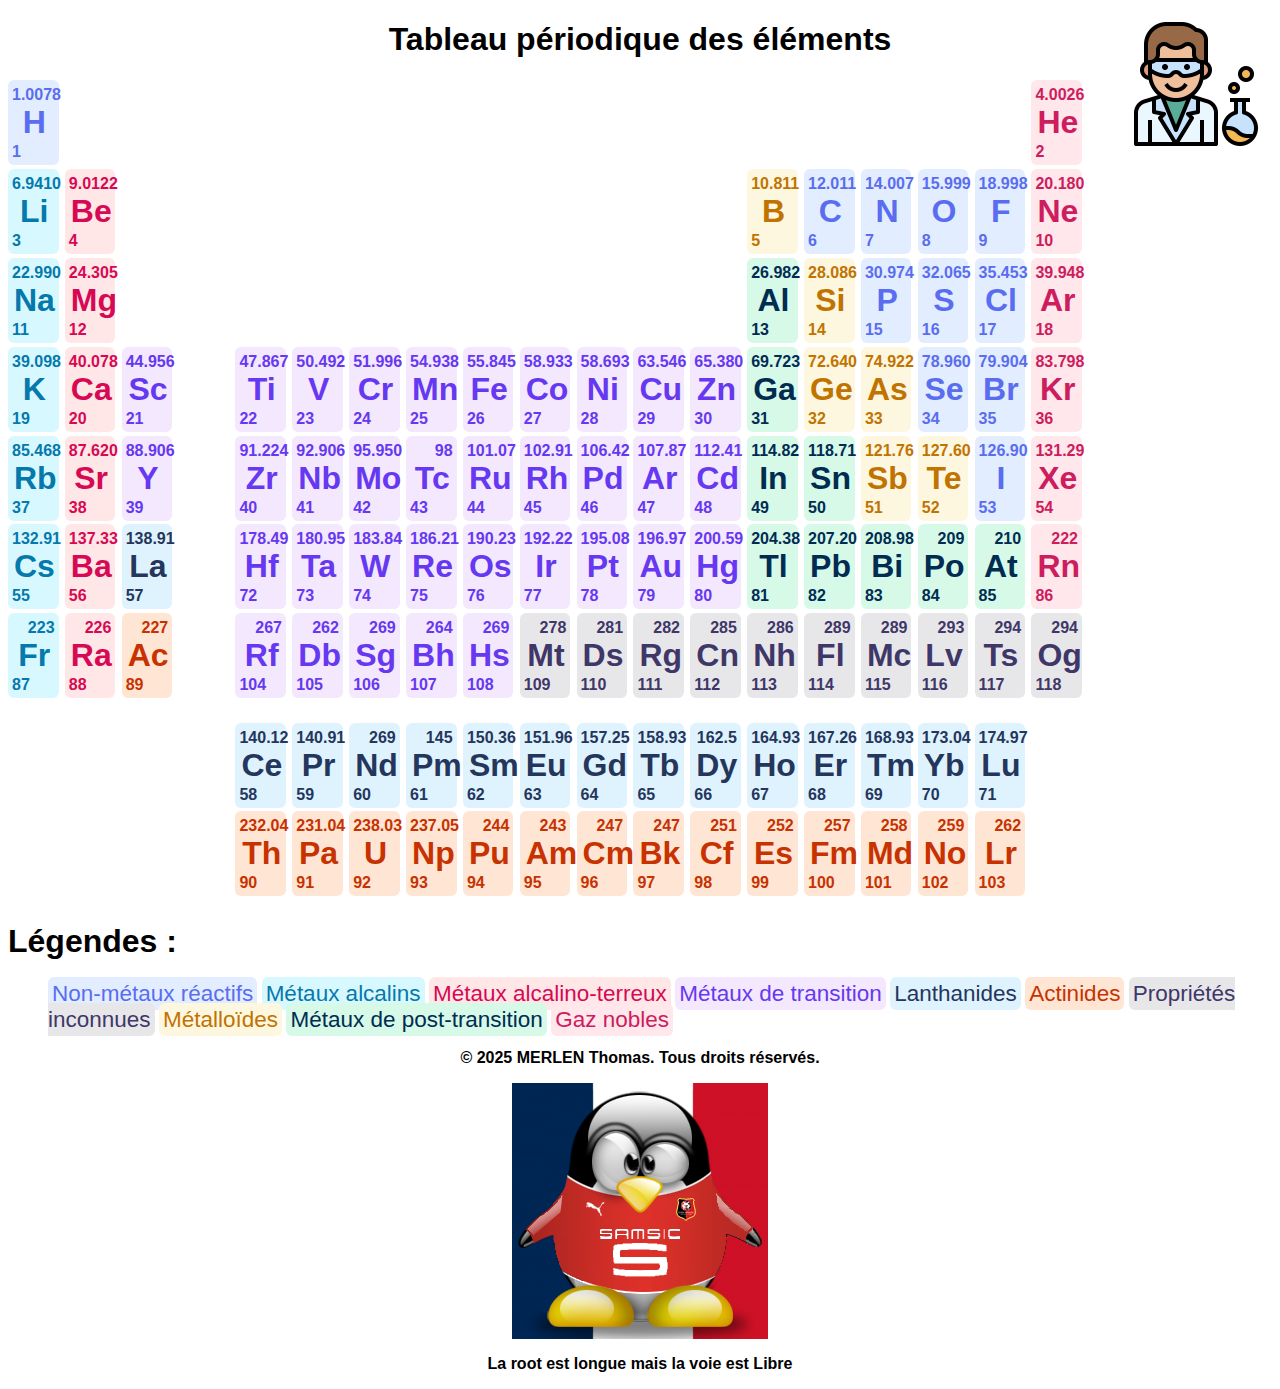
<file: index.html>
<!doctype html>
<html lang="fr">
<head>
    <meta charset="utf-8">
    <title>Tableau Périodique | Thomas MERLEN</title>
    <link rel="stylesheet" href="periodique.css">
    <meta name="viewport" content="width=device-width, initial-scale=1.0">
</head>
<body>

    <h1 class="titre">Tableau périodique des éléments</h1>

    <img src="science.png" alt="Scientifique" class="science">

    <div class="tableau">
        
        <div class="nonMetauxReactif" style="grid-column: 1; grid-row: 1;">
            <div class="masse">1.0078</div>
            <div class="symbole">H</div>
            <div class="numero">1</div>
        </div>

        <div class="metauxAlcalins" style="grid-column: 1; grid-row: 2;">
            <div class="masse">6.9410</div>
            <div class="symbole">Li</div>
            <div class="numero">3</div>
        </div>

        <div class="metauxAlcalins" style="grid-column: 1; grid-row: 3;">
            <div class="masse">22.990</div>
            <div class="symbole">Na</div>
            <div class="numero">11</div>
        </div>

        <div class="metauxAlcalins" style="grid-column: 1; grid-row: 4;">
            <div class="masse">39.098</div>
            <div class="symbole">K</div>
            <div class="numero">19</div>
        </div>

        <div class="metauxAlcalins" style="grid-column: 1; grid-row: 5;">
            <div class="masse">85.468</div>
            <div class="symbole">Rb</div>
            <div class="numero">37</div>
        </div>

        <div class="metauxAlcalins" style="grid-column: 1; grid-row: 6;">
            <div class="masse">132.91</div>
            <div class="symbole">Cs</div>
            <div class="numero">55</div>
        </div>

        <div class="metauxAlcalins" style="grid-column: 1; grid-row: 7;">
            <div class="masse">223</div>
            <div class="symbole">Fr</div>
            <div class="numero">87</div>
        </div>

        <div class="metauxAlcalinoTerreux" style="grid-column: 2; grid-row: 2;">
            <div class="masse">9.0122</div>
            <div class="symbole">Be</div>
            <div class="numero">4</div>
        </div>

        <div class="metauxAlcalinoTerreux" style="grid-column: 2; grid-row: 3;">
            <div class="masse">24.305</div>
            <div class="symbole">Mg</div>
            <div class="numero">12</div>
        </div>  

        <div class="metauxAlcalinoTerreux" style="grid-column: 2; grid-row: 4;">
            <div class="masse">40.078</div>
            <div class="symbole">Ca</div>
            <div class="numero">20</div>
        </div>  

        <div class="metauxAlcalinoTerreux" style="grid-column: 2; grid-row: 5;">
            <div class="masse">87.620</div>
            <div class="symbole">Sr</div>
            <div class="numero">38</div>
        </div>  

        <div class="metauxAlcalinoTerreux" style="grid-column: 2; grid-row: 6;">
            <div class="masse">137.33</div>
            <div class="symbole">Ba</div>
            <div class="numero">56</div>
        </div>  

        <div class="metauxAlcalinoTerreux" style="grid-column: 2; grid-row: 7;">
            <div class="masse">226</div>
            <div class="symbole">Ra</div>
            <div class="numero">88</div>
        </div>  

        <div class="metauxTransition" style="grid-column: 3; grid-row: 4;">
            <div class="masse">44.956</div>
            <div class="symbole">Sc</div>
            <div class="numero">21</div>
        </div>  

        <div class="metauxTransition" style="grid-column: 3; grid-row: 5;">
            <div class="masse">88.906</div>
            <div class="symbole">Y</div>
            <div class="numero">39</div>
        </div>  

        <div class="lanthanides" style="grid-column: 3; grid-row: 6;">
            <div class="masse">138.91</div>
            <div class="symbole">La</div>
            <div class="numero">57</div>
        </div> 
        
        <div class="actinides" style="grid-column: 3; grid-row: 7;">
            <div class="masse">227</div>
            <div class="symbole">Ac</div>
            <div class="numero">89</div>
        </div>    
        
        <div class="metauxTransition" style="grid-column: 5; grid-row: 4; ">
            <div class="masse">47.867</div>
            <div class="symbole">Ti</div>
            <div class="numero">22</div>
        </div>  

        <div class="metauxTransition" style="grid-column: 5; grid-row: 5; ">
            <div class="masse">91.224</div>
            <div class="symbole">Zr</div>
            <div class="numero">40</div>
        </div>  

        <div class="metauxTransition" style="grid-column: 5; grid-row: 6; ">
            <div class="masse">178.49</div>
            <div class="symbole">Hf</div>
            <div class="numero">72</div>
        </div>  

        <div class="metauxTransition" style="grid-column: 5; grid-row: 7; ">
            <div class="masse">267</div>
            <div class="symbole">Rf</div>
            <div class="numero">104</div>
        </div> 

        <div class="lanthanides" style="grid-column: 5; grid-row: 8; margin-top: 40%;">
            <div class="masse">140.12</div>
            <div class="symbole">Ce</div>
            <div class="numero">58</div>
        </div> 

        <div class="actinides" style="grid-column: 5; grid-row: 9;">
            <div class="masse">232.04</div>
            <div class="symbole">Th</div>
            <div class="numero">90</div>
        </div> 

        <div class="metauxTransition" style="grid-column: 6; grid-row: 4;">
            <div class="masse">50.492</div>
            <div class="symbole">V</div>
            <div class="numero">23</div>
        </div> 

        <div class="metauxTransition" style="grid-column: 6; grid-row: 5;">
            <div class="masse">92.906</div>
            <div class="symbole">Nb</div>
            <div class="numero">41</div>
        </div> 

        <div class="metauxTransition" style="grid-column: 6; grid-row: 6;">
            <div class="masse">180.95</div>
            <div class="symbole">Ta</div>
            <div class="numero">73</div>
        </div> 

        <div class="metauxTransition" style="grid-column: 6; grid-row: 7;">
            <div class="masse">262</div>
            <div class="symbole">Db</div>
            <div class="numero">105</div>
        </div> 

        <div class="lanthanides" style="grid-column: 6; grid-row: 8; margin-top: 40%;">
            <div class="masse">140.91</div>
            <div class="symbole">Pr</div>
            <div class="numero">59</div>
        </div> 

        <div class="actinides" style="grid-column: 6; grid-row: 9;">
            <div class="masse">231.04</div>
            <div class="symbole">Pa</div>
            <div class="numero">91</div>
        </div> 

        <div class="metauxTransition" style="grid-column: 7; grid-row: 4;">
            <div class="masse">51.996</div>
            <div class="symbole">Cr</div>
            <div class="numero">24</div>
        </div> 

        <div class="metauxTransition" style="grid-column: 7; grid-row: 5;">
            <div class="masse">95.950</div>
            <div class="symbole">Mo</div>
            <div class="numero">42</div>
        </div>         

        <div class="metauxTransition" style="grid-column: 7; grid-row: 6;">
            <div class="masse">183.84</div>
            <div class="symbole">W</div>
            <div class="numero">74</div>
        </div>   
        
        <div class="metauxTransition" style="grid-column: 7; grid-row: 7;">
            <div class="masse">269</div>
            <div class="symbole">Sg</div>
            <div class="numero">106</div>
        </div>    
        
        <div class="lanthanides" style="grid-column: 7; grid-row: 8; margin-top: 40%;">
            <div class="masse">269</div>
            <div class="symbole">Nd</div>
            <div class="numero">60</div>
        </div>    
        
        <div class="actinides" style="grid-column: 7; grid-row: 9;">
            <div class="masse">238.03</div>
            <div class="symbole">U</div>
            <div class="numero">92</div>
        </div> 
        
        <div class="metauxTransition" style="grid-column: 8; grid-row: 4;">
            <div class="masse">54.938</div>
            <div class="symbole">Mn</div>
            <div class="numero">25</div>
        </div>  

        <div class="metauxTransition" style="grid-column: 8; grid-row: 5;">
            <div class="masse">98</div>
            <div class="symbole">Tc</div>
            <div class="numero">43</div>
        </div>          
        
        <div class="metauxTransition" style="grid-column: 8; grid-row: 6;">
            <div class="masse">186.21</div>
            <div class="symbole">Re</div>
            <div class="numero">75</div>
        </div>   

        <div class="metauxTransition" style="grid-column: 8; grid-row: 7;">
            <div class="masse">264</div>
            <div class="symbole">Bh</div>
            <div class="numero">107</div>
        </div>   

        <div class="lanthanides" style="grid-column: 8; grid-row: 8; margin-top: 40%;">
            <div class="masse">145</div>
            <div class="symbole">Pm</div>
            <div class="numero">61</div>
        </div>    

        <div class="actinides" style="grid-column: 8; grid-row: 9;">
            <div class="masse">237.05</div>
            <div class="symbole">Np</div>
            <div class="numero">93</div>
        </div>   

        <div class="metauxTransition" style="grid-column: 9; grid-row: 4;">
            <div class="masse">55.845</div>
            <div class="symbole">Fe</div>
            <div class="numero">26</div>
        </div>  

        <div class="metauxTransition" style="grid-column: 9; grid-row: 5;">
            <div class="masse">101.07</div>
            <div class="symbole">Ru</div>
            <div class="numero">44</div>
        </div>  

        <div class="metauxTransition" style="grid-column: 9; grid-row: 6;">
            <div class="masse">190.23</div>
            <div class="symbole">Os</div>
            <div class="numero">76</div>
        </div>  

        <div class="metauxTransition" style="grid-column: 9; grid-row: 7;">
            <div class="masse">269</div>
            <div class="symbole">Hs</div>
            <div class="numero">108</div>
        </div>          

        <div class="lanthanides" style="grid-column: 9; grid-row: 8; margin-top: 40%;">
            <div class="masse">150.36</div>
            <div class="symbole">Sm</div>
            <div class="numero">62</div>
        </div>  
        
        <div class="actinides" style="grid-column: 9; grid-row: 9;">
            <div class="masse">244</div>
            <div class="symbole">Pu</div>
            <div class="numero">94</div>
        </div>   

        <div class="metauxTransition" style="grid-column: 10; grid-row: 4;">
            <div class="masse">58.933</div>
            <div class="symbole">Co</div>
            <div class="numero">27</div>
        </div>    

        <div class="metauxTransition" style="grid-column: 10; grid-row: 5;">
            <div class="masse">102.91</div>
            <div class="symbole">Rh</div>
            <div class="numero">45</div>
        </div>    

        <div class="metauxTransition" style="grid-column: 10; grid-row: 6;">
            <div class="masse">192.22</div>
            <div class="symbole">Ir</div>
            <div class="numero">77</div>
        </div>  

        <div class="proprietesInconnues" style="grid-column: 10; grid-row: 7;">
            <div class="masse">278</div>
            <div class="symbole">Mt</div>
            <div class="numero">109</div>
        </div>  

        <div class="lanthanides" style="grid-column: 10; grid-row: 8; margin-top: 40%;">
            <div class="masse">151.96</div>
            <div class="symbole">Eu</div>
            <div class="numero">63</div>
        </div>  

        <div class="actinides" style="grid-column: 10; grid-row: 9;">
            <div class="masse">243</div>
            <div class="symbole">Am</div>
            <div class="numero">95</div>
        </div>   

        <div class="metauxTransition" style="grid-column: 11; grid-row: 4;">
            <div class="masse">58.693</div>
            <div class="symbole">Ni</div>
            <div class="numero">28</div>
        </div>  

        <div class="metauxTransition" style="grid-column: 11; grid-row: 5;">
            <div class="masse">106.42</div>
            <div class="symbole">Pd</div>
            <div class="numero">46</div>
        </div>          

        <div class="metauxTransition" style="grid-column: 11; grid-row: 6;">
            <div class="masse">195.08</div>
            <div class="symbole">Pt</div>
            <div class="numero">78</div>
        </div>      

        <div class="proprietesInconnues" style="grid-column: 11; grid-row: 7;">
            <div class="masse">281</div>
            <div class="symbole">Ds</div>
            <div class="numero">110</div>
        </div>  

        <div class="lanthanides" style="grid-column: 11; grid-row: 8; margin-top: 40%;">
            <div class="masse">157.25</div>
            <div class="symbole">Gd</div>
            <div class="numero">64</div>
        </div>  

        <div class="actinides" style="grid-column: 11; grid-row: 9;">
            <div class="masse">247</div>
            <div class="symbole">Cm</div>
            <div class="numero">96</div>
        </div>   

        <div class="metauxTransition" style="grid-column: 12; grid-row: 4;">
            <div class="masse">63.546</div>
            <div class="symbole">Cu</div>
            <div class="numero">29</div>
        </div>      

        <div class="metauxTransition" style="grid-column: 12; grid-row: 5;">
            <div class="masse">107.87</div>
            <div class="symbole">Ar</div>
            <div class="numero">47</div>
        </div>   

        <div class="metauxTransition" style="grid-column: 12; grid-row: 6;">
            <div class="masse">196.97</div>
            <div class="symbole">Au</div>
            <div class="numero">79</div>
        </div>   

        <div class="proprietesInconnues" style="grid-column: 12; grid-row: 7;">
            <div class="masse">282</div>
            <div class="symbole">Rg</div>
            <div class="numero">111</div>
        </div>  

        <div class="lanthanides" style="grid-column: 12; grid-row: 8; margin-top: 40%;">
            <div class="masse">158.93</div>
            <div class="symbole">Tb</div>
            <div class="numero">65</div>
        </div> 

        <div class="actinides" style="grid-column: 12; grid-row: 9;">
            <div class="masse">247</div>
            <div class="symbole">Bk</div>
            <div class="numero">97</div>
        </div> 

        <div class="metauxTransition" style="grid-column: 13; grid-row: 4;">
            <div class="masse">65.380</div>
            <div class="symbole">Zn</div>
            <div class="numero">30</div>
        </div>           

        <div class="metauxTransition" style="grid-column: 13; grid-row: 5;">
            <div class="masse">112.41</div>
            <div class="symbole">Cd</div>
            <div class="numero">48</div>
        </div>         

        <div class="metauxTransition" style="grid-column: 13; grid-row: 6;">
            <div class="masse">200.59</div>
            <div class="symbole">Hg</div>
            <div class="numero">80</div>
        </div>         

        <div class="proprietesInconnues" style="grid-column: 13; grid-row: 7;">
            <div class="masse">285</div>
            <div class="symbole">Cn</div>
            <div class="numero">112</div>
        </div>  

        <div class="lanthanides" style="grid-column: 13; grid-row: 8; margin-top: 40%;">
            <div class="masse">162.5</div>
            <div class="symbole">Dy</div>
            <div class="numero">66</div>
        </div> 

        <div class="actinides" style="grid-column: 13; grid-row: 9;">
            <div class="masse">251</div>
            <div class="symbole">Cf</div>
            <div class="numero">98</div>
        </div> 

        <div class="metalloides" style="grid-column: 14; grid-row: 2;">
            <div class="masse">10.811</div>
            <div class="symbole">B</div>
            <div class="numero">5</div>
        </div> 

        <div class="metauxPostTransition" style="grid-column: 14; grid-row: 3;">
            <div class="masse">26.982</div>
            <div class="symbole">Al</div>
            <div class="numero">13</div>
        </div> 

        <div class="metauxPostTransition" style="grid-column: 14; grid-row: 4;">
            <div class="masse">69.723</div>
            <div class="symbole">Ga</div>
            <div class="numero">31</div>
        </div>  
        
        <div class="metauxPostTransition" style="grid-column: 14; grid-row: 5;">
            <div class="masse">114.82</div>
            <div class="symbole">In</div>
            <div class="numero">49</div>
        </div> 
        
        <div class="metauxPostTransition" style="grid-column: 14; grid-row: 6;">
            <div class="masse">204.38</div>
            <div class="symbole">Tl</div>
            <div class="numero">81</div>
        </div> 

        <div class="proprietesInconnues" style="grid-column: 14; grid-row: 7;">
            <div class="masse">286</div>
            <div class="symbole">Nh</div>
            <div class="numero">113</div>
        </div>  

        <div class="lanthanides" style="grid-column: 14; grid-row: 8; margin-top: 40%;">
            <div class="masse">164.93</div>
            <div class="symbole">Ho</div>
            <div class="numero">67</div>
        </div> 

        <div class="actinides" style="grid-column: 14; grid-row: 9;">
            <div class="masse">252</div>
            <div class="symbole">Es</div>
            <div class="numero">99</div>
        </div> 

        <div class="nonMetauxReactif" style="grid-column: 15; grid-row: 2;">
            <div class="masse">12.011</div>
            <div class="symbole">C</div>
            <div class="numero">6</div>
        </div>

        <div class="metalloides" style="grid-column: 15; grid-row: 3;">
            <div class="masse">28.086</div>
            <div class="symbole">Si</div>
            <div class="numero">14</div>
        </div>

        <div class="metalloides" style="grid-column: 15; grid-row: 4;">
            <div class="masse">72.640</div>
            <div class="symbole">Ge</div>
            <div class="numero">32</div>
        </div>

        <div class="metauxPostTransition" style="grid-column: 15; grid-row: 5;">
            <div class="masse">118.71</div>
            <div class="symbole">Sn</div>
            <div class="numero">50</div>
        </div> 

        <div class="metauxPostTransition" style="grid-column: 15; grid-row: 6;">
            <div class="masse">207.20</div>
            <div class="symbole">Pb</div>
            <div class="numero">82</div>
        </div> 

        <div class="proprietesInconnues" style="grid-column: 15; grid-row: 7;">
            <div class="masse">289</div>
            <div class="symbole">Fl</div>
            <div class="numero">114</div>
        </div>  

        <div class="lanthanides" style="grid-column: 15; grid-row: 8; margin-top: 40%;">
            <div class="masse">167.26</div>
            <div class="symbole">Er</div>
            <div class="numero">68</div>
        </div> 

        <div class="actinides" style="grid-column: 15; grid-row: 9;">
            <div class="masse">257</div>
            <div class="symbole">Fm</div>
            <div class="numero">100</div>
        </div> 

        <div class="nonMetauxReactif" style="grid-column: 16; grid-row: 2;">
            <div class="masse">14.007</div>
            <div class="symbole">N</div>
            <div class="numero">7</div>
        </div> 

        <div class="nonMetauxReactif" style="grid-column: 16; grid-row: 3;">
            <div class="masse">30.974</div>
            <div class="symbole">P</div>
            <div class="numero">15</div>
        </div> 

        <div class="metalloides" style="grid-column: 16; grid-row: 4;">
            <div class="masse">74.922</div>
            <div class="symbole">As</div>
            <div class="numero">33</div>
        </div> 

        <div class="metalloides" style="grid-column: 16; grid-row: 5;">
            <div class="masse">121.76</div>
            <div class="symbole">Sb</div>
            <div class="numero">51</div>
        </div> 

        <div class="metauxPostTransition" style="grid-column: 16; grid-row: 6;">
            <div class="masse">208.98</div>
            <div class="symbole">Bi</div>
            <div class="numero">83</div>
        </div> 

        <div class="proprietesInconnues" style="grid-column: 16; grid-row: 7;">
            <div class="masse">289</div>
            <div class="symbole">Mc</div>
            <div class="numero">115</div>
        </div> 

        <div class="lanthanides" style="grid-column: 16; grid-row: 8; margin-top: 40%;">
            <div class="masse">168.93</div>
            <div class="symbole">Tm</div>
            <div class="numero">69</div>
        </div> 

        <div class="actinides" style="grid-column: 16; grid-row: 9;">
            <div class="masse">258</div>
            <div class="symbole">Md</div>
            <div class="numero">101</div>
        </div> 

        <div class="nonMetauxReactif" style="grid-column: 17; grid-row: 2;">
            <div class="masse">15.999</div>
            <div class="symbole">O</div>
            <div class="numero">8</div>
        </div> 

        <div class="nonMetauxReactif" style="grid-column: 17; grid-row: 3;">
            <div class="masse">32.065</div>
            <div class="symbole">S</div>
            <div class="numero">16</div>
        </div> 

        <div class="nonMetauxReactif" style="grid-column: 17; grid-row: 4;">
            <div class="masse">78.960</div>
            <div class="symbole">Se</div>
            <div class="numero">34</div>
        </div> 

        <div class="metalloides" style="grid-column: 17; grid-row: 5;">
            <div class="masse">127.60</div>
            <div class="symbole">Te</div>
            <div class="numero">52</div>
        </div> 

        <div class="metauxPostTransition" style="grid-column: 17; grid-row: 6;">
            <div class="masse">209</div>
            <div class="symbole">Po</div>
            <div class="numero">84</div>
        </div> 

        <div class="proprietesInconnues" style="grid-column: 17; grid-row: 7;">
            <div class="masse">293</div>
            <div class="symbole">Lv</div>
            <div class="numero">116</div>
        </div> 

        <div class="lanthanides" style="grid-column: 17; grid-row: 8; margin-top: 40%;">
            <div class="masse">173.04</div>
            <div class="symbole">Yb</div>
            <div class="numero">70</div>
        </div> 

        <div class="actinides" style="grid-column: 17; grid-row: 9;">
            <div class="masse">259</div>
            <div class="symbole">No</div>
            <div class="numero">102</div>
        </div> 

        <div class="nonMetauxReactif" style="grid-column: 18; grid-row: 2;">
            <div class="masse">18.998</div>
            <div class="symbole">F</div>
            <div class="numero">9</div>
        </div> 

        <div class="nonMetauxReactif" style="grid-column: 18; grid-row: 3;">
            <div class="masse">35.453</div>
            <div class="symbole">Cl</div>
            <div class="numero">17</div>
        </div>         

        <div class="nonMetauxReactif" style="grid-column: 18; grid-row: 4;">
            <div class="masse">79.904</div>
            <div class="symbole">Br</div>
            <div class="numero">35</div>
        </div> 

        <div class="nonMetauxReactif" style="grid-column: 18; grid-row: 5;">
            <div class="masse">126.90</div>
            <div class="symbole">I</div>
            <div class="numero">53</div>
        </div> 

        <div class="metauxPostTransition" style="grid-column: 18; grid-row: 6;">
            <div class="masse">210</div>
            <div class="symbole">At</div>
            <div class="numero">85</div>
        </div> 

        <div class="proprietesInconnues" style="grid-column: 18; grid-row: 7;">
            <div class="masse">294</div>
            <div class="symbole">Ts</div>
            <div class="numero">117</div>
        </div> 

        <div class="lanthanides" style="grid-column: 18; grid-row: 8; margin-top: 40%;">
            <div class="masse">174.97</div>
            <div class="symbole">Lu</div>
            <div class="numero">71</div>
        </div> 

        <div class="actinides" style="grid-column: 18; grid-row: 9;">
            <div class="masse">262</div>
            <div class="symbole">Lr</div>
            <div class="numero">103</div>
        </div> 

        <div class="gazNobles" style="grid-column: 19; grid-row: 1;">
            <div class="masse">4.0026</div>
            <div class="symbole">He</div>
            <div class="numero">2</div>
        </div> 

        <div class="gazNobles" style="grid-column: 19; grid-row: 2;">
            <div class="masse">20.180</div>
            <div class="symbole">Ne</div>
            <div class="numero">10</div>
        </div>         

        <div class="gazNobles" style="grid-column: 19; grid-row: 3;">
            <div class="masse">39.948</div>
            <div class="symbole">Ar</div>
            <div class="numero">18</div>
        </div> 

        <div class="gazNobles" style="grid-column: 19; grid-row: 4;">
            <div class="masse">83.798</div>
            <div class="symbole">Kr</div>
            <div class="numero">36</div>
        </div> 

        <div class="gazNobles" style="grid-column: 19; grid-row: 5;">
            <div class="masse">131.29</div>
            <div class="symbole">Xe</div>
            <div class="numero">54</div>
        </div> 

        <div class="gazNobles" style="grid-column: 19; grid-row: 6;">
            <div class="masse">222</div>
            <div class="symbole">Rn</div>
            <div class="numero">86</div>
        </div> 

        <div class="proprietesInconnues" style="grid-column: 19; grid-row: 7;">
            <div class="masse">294</div>
            <div class="symbole">Og</div>
            <div class="numero">118</div>
        </div> 

    </div>

    <br><br>
    <h1>Légendes : </h1>

    <ul>
        <li class="nonMetauxReactif">Non-métaux réactifs</li>
        <li class="metauxAlcalins">Métaux alcalins</li>
        <li class="metauxAlcalinoTerreux">Métaux alcalino-terreux</li>
        <li class="metauxTransition">Métaux de transition</li>
        <li class="lanthanides">Lanthanides</li>
        <li class="actinides">Actinides</li>
        <li class="proprietesInconnues">Propriétés inconnues</li>
        <li class="metalloides">Métalloïdes</li>
        <li class="metauxPostTransition">Métaux de post-transition</li>
        <li class="gazNobles">Gaz nobles</li>
    </ul>

    <p><a href="https://www.linkedin.com/in/thomasmerlen/" target="_blank">© 2025 MERLEN Thomas. Tous droits réservés.</a></p>

    <img src="tux.png" alt="Avatar Tux de Thomas MERLEN" class="tux">

    <p>La root est longue mais la voie est Libre</p>

</body>
</html>
</file>
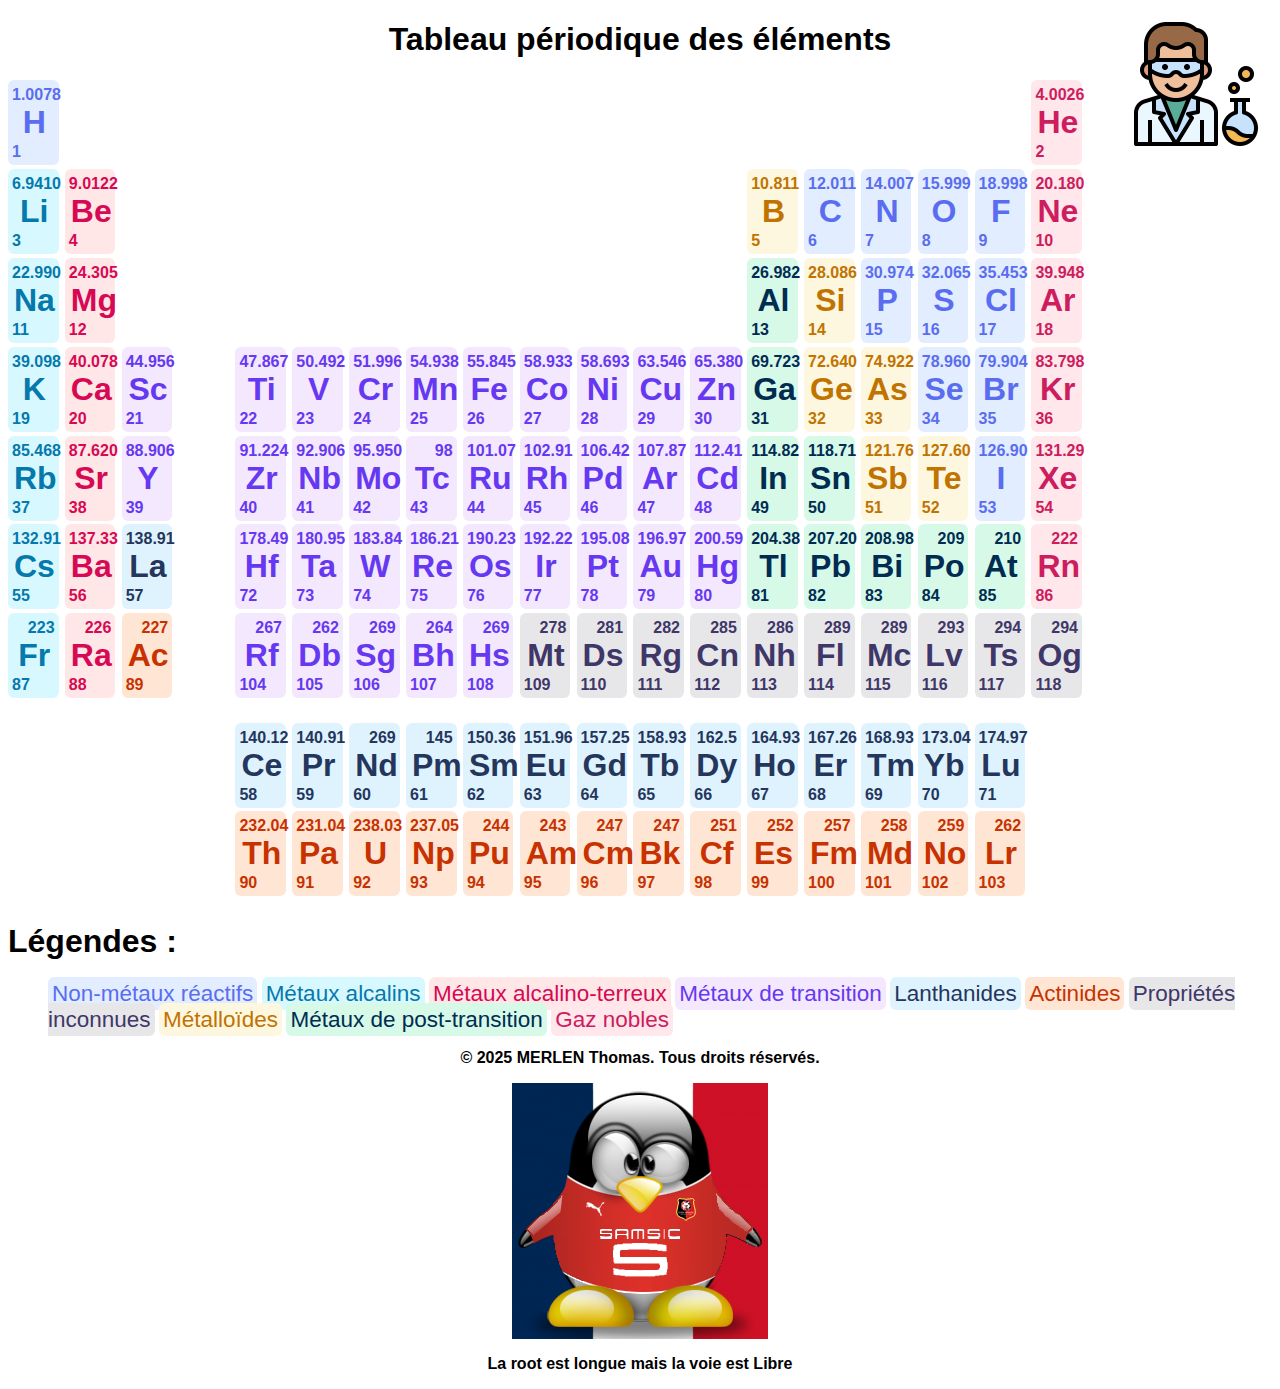
<file: periodique.html>
<!doctype html>
<html lang="fr">
<head>
    <meta charset="utf-8">
    <title>Tableau Périodique | Thomas MERLEN</title>
    <link rel="stylesheet" href="periodique.css">
    <meta name="viewport" content="width=device-width, initial-scale=1.0">
</head>
<body>

    <h1 class="titre">Tableau périodique des éléments</h1>

    <img src="science.png" alt="Scientifique" class="science">

    <div class="tableau">
        
        <div class="nonMetauxReactif" style="grid-column: 1; grid-row: 1;">
            <div class="masse">1.0078</div>
            <div class="symbole">H</div>
            <div class="numero">1</div>
        </div>

        <div class="metauxAlcalins" style="grid-column: 1; grid-row: 2;">
            <div class="masse">6.9410</div>
            <div class="symbole">Li</div>
            <div class="numero">3</div>
        </div>

        <div class="metauxAlcalins" style="grid-column: 1; grid-row: 3;">
            <div class="masse">22.990</div>
            <div class="symbole">Na</div>
            <div class="numero">11</div>
        </div>

        <div class="metauxAlcalins" style="grid-column: 1; grid-row: 4;">
            <div class="masse">39.098</div>
            <div class="symbole">K</div>
            <div class="numero">19</div>
        </div>

        <div class="metauxAlcalins" style="grid-column: 1; grid-row: 5;">
            <div class="masse">85.468</div>
            <div class="symbole">Rb</div>
            <div class="numero">37</div>
        </div>

        <div class="metauxAlcalins" style="grid-column: 1; grid-row: 6;">
            <div class="masse">132.91</div>
            <div class="symbole">Cs</div>
            <div class="numero">55</div>
        </div>

        <div class="metauxAlcalins" style="grid-column: 1; grid-row: 7;">
            <div class="masse">223</div>
            <div class="symbole">Fr</div>
            <div class="numero">87</div>
        </div>

        <div class="metauxAlcalinoTerreux" style="grid-column: 2; grid-row: 2;">
            <div class="masse">9.0122</div>
            <div class="symbole">Be</div>
            <div class="numero">4</div>
        </div>

        <div class="metauxAlcalinoTerreux" style="grid-column: 2; grid-row: 3;">
            <div class="masse">24.305</div>
            <div class="symbole">Mg</div>
            <div class="numero">12</div>
        </div>  

        <div class="metauxAlcalinoTerreux" style="grid-column: 2; grid-row: 4;">
            <div class="masse">40.078</div>
            <div class="symbole">Ca</div>
            <div class="numero">20</div>
        </div>  

        <div class="metauxAlcalinoTerreux" style="grid-column: 2; grid-row: 5;">
            <div class="masse">87.620</div>
            <div class="symbole">Sr</div>
            <div class="numero">38</div>
        </div>  

        <div class="metauxAlcalinoTerreux" style="grid-column: 2; grid-row: 6;">
            <div class="masse">137.33</div>
            <div class="symbole">Ba</div>
            <div class="numero">56</div>
        </div>  

        <div class="metauxAlcalinoTerreux" style="grid-column: 2; grid-row: 7;">
            <div class="masse">226</div>
            <div class="symbole">Ra</div>
            <div class="numero">88</div>
        </div>  

        <div class="metauxTransition" style="grid-column: 3; grid-row: 4;">
            <div class="masse">44.956</div>
            <div class="symbole">Sc</div>
            <div class="numero">21</div>
        </div>  

        <div class="metauxTransition" style="grid-column: 3; grid-row: 5;">
            <div class="masse">88.906</div>
            <div class="symbole">Y</div>
            <div class="numero">39</div>
        </div>  

        <div class="lanthanides" style="grid-column: 3; grid-row: 6;">
            <div class="masse">138.91</div>
            <div class="symbole">La</div>
            <div class="numero">57</div>
        </div> 
        
        <div class="actinides" style="grid-column: 3; grid-row: 7;">
            <div class="masse">227</div>
            <div class="symbole">Ac</div>
            <div class="numero">89</div>
        </div>    
        
        <div class="metauxTransition" style="grid-column: 5; grid-row: 4; ">
            <div class="masse">47.867</div>
            <div class="symbole">Ti</div>
            <div class="numero">22</div>
        </div>  

        <div class="metauxTransition" style="grid-column: 5; grid-row: 5; ">
            <div class="masse">91.224</div>
            <div class="symbole">Zr</div>
            <div class="numero">40</div>
        </div>  

        <div class="metauxTransition" style="grid-column: 5; grid-row: 6; ">
            <div class="masse">178.49</div>
            <div class="symbole">Hf</div>
            <div class="numero">72</div>
        </div>  

        <div class="metauxTransition" style="grid-column: 5; grid-row: 7; ">
            <div class="masse">267</div>
            <div class="symbole">Rf</div>
            <div class="numero">104</div>
        </div> 

        <div class="lanthanides" style="grid-column: 5; grid-row: 8; margin-top: 40%;">
            <div class="masse">140.12</div>
            <div class="symbole">Ce</div>
            <div class="numero">58</div>
        </div> 

        <div class="actinides" style="grid-column: 5; grid-row: 9;">
            <div class="masse">232.04</div>
            <div class="symbole">Th</div>
            <div class="numero">90</div>
        </div> 

        <div class="metauxTransition" style="grid-column: 6; grid-row: 4;">
            <div class="masse">50.492</div>
            <div class="symbole">V</div>
            <div class="numero">23</div>
        </div> 

        <div class="metauxTransition" style="grid-column: 6; grid-row: 5;">
            <div class="masse">92.906</div>
            <div class="symbole">Nb</div>
            <div class="numero">41</div>
        </div> 

        <div class="metauxTransition" style="grid-column: 6; grid-row: 6;">
            <div class="masse">180.95</div>
            <div class="symbole">Ta</div>
            <div class="numero">73</div>
        </div> 

        <div class="metauxTransition" style="grid-column: 6; grid-row: 7;">
            <div class="masse">262</div>
            <div class="symbole">Db</div>
            <div class="numero">105</div>
        </div> 

        <div class="lanthanides" style="grid-column: 6; grid-row: 8; margin-top: 40%;">
            <div class="masse">140.91</div>
            <div class="symbole">Pr</div>
            <div class="numero">59</div>
        </div> 

        <div class="actinides" style="grid-column: 6; grid-row: 9;">
            <div class="masse">231.04</div>
            <div class="symbole">Pa</div>
            <div class="numero">91</div>
        </div> 

        <div class="metauxTransition" style="grid-column: 7; grid-row: 4;">
            <div class="masse">51.996</div>
            <div class="symbole">Cr</div>
            <div class="numero">24</div>
        </div> 

        <div class="metauxTransition" style="grid-column: 7; grid-row: 5;">
            <div class="masse">95.950</div>
            <div class="symbole">Mo</div>
            <div class="numero">42</div>
        </div>         

        <div class="metauxTransition" style="grid-column: 7; grid-row: 6;">
            <div class="masse">183.84</div>
            <div class="symbole">W</div>
            <div class="numero">74</div>
        </div>   
        
        <div class="metauxTransition" style="grid-column: 7; grid-row: 7;">
            <div class="masse">269</div>
            <div class="symbole">Sg</div>
            <div class="numero">106</div>
        </div>    
        
        <div class="lanthanides" style="grid-column: 7; grid-row: 8; margin-top: 40%;">
            <div class="masse">269</div>
            <div class="symbole">Nd</div>
            <div class="numero">60</div>
        </div>    
        
        <div class="actinides" style="grid-column: 7; grid-row: 9;">
            <div class="masse">238.03</div>
            <div class="symbole">U</div>
            <div class="numero">92</div>
        </div> 
        
        <div class="metauxTransition" style="grid-column: 8; grid-row: 4;">
            <div class="masse">54.938</div>
            <div class="symbole">Mn</div>
            <div class="numero">25</div>
        </div>  

        <div class="metauxTransition" style="grid-column: 8; grid-row: 5;">
            <div class="masse">98</div>
            <div class="symbole">Tc</div>
            <div class="numero">43</div>
        </div>          
        
        <div class="metauxTransition" style="grid-column: 8; grid-row: 6;">
            <div class="masse">186.21</div>
            <div class="symbole">Re</div>
            <div class="numero">75</div>
        </div>   

        <div class="metauxTransition" style="grid-column: 8; grid-row: 7;">
            <div class="masse">264</div>
            <div class="symbole">Bh</div>
            <div class="numero">107</div>
        </div>   

        <div class="lanthanides" style="grid-column: 8; grid-row: 8; margin-top: 40%;">
            <div class="masse">145</div>
            <div class="symbole">Pm</div>
            <div class="numero">61</div>
        </div>    

        <div class="actinides" style="grid-column: 8; grid-row: 9;">
            <div class="masse">237.05</div>
            <div class="symbole">Np</div>
            <div class="numero">93</div>
        </div>   

        <div class="metauxTransition" style="grid-column: 9; grid-row: 4;">
            <div class="masse">55.845</div>
            <div class="symbole">Fe</div>
            <div class="numero">26</div>
        </div>  

        <div class="metauxTransition" style="grid-column: 9; grid-row: 5;">
            <div class="masse">101.07</div>
            <div class="symbole">Ru</div>
            <div class="numero">44</div>
        </div>  

        <div class="metauxTransition" style="grid-column: 9; grid-row: 6;">
            <div class="masse">190.23</div>
            <div class="symbole">Os</div>
            <div class="numero">76</div>
        </div>  

        <div class="metauxTransition" style="grid-column: 9; grid-row: 7;">
            <div class="masse">269</div>
            <div class="symbole">Hs</div>
            <div class="numero">108</div>
        </div>          

        <div class="lanthanides" style="grid-column: 9; grid-row: 8; margin-top: 40%;">
            <div class="masse">150.36</div>
            <div class="symbole">Sm</div>
            <div class="numero">62</div>
        </div>  
        
        <div class="actinides" style="grid-column: 9; grid-row: 9;">
            <div class="masse">244</div>
            <div class="symbole">Pu</div>
            <div class="numero">94</div>
        </div>   

        <div class="metauxTransition" style="grid-column: 10; grid-row: 4;">
            <div class="masse">58.933</div>
            <div class="symbole">Co</div>
            <div class="numero">27</div>
        </div>    

        <div class="metauxTransition" style="grid-column: 10; grid-row: 5;">
            <div class="masse">102.91</div>
            <div class="symbole">Rh</div>
            <div class="numero">45</div>
        </div>    

        <div class="metauxTransition" style="grid-column: 10; grid-row: 6;">
            <div class="masse">192.22</div>
            <div class="symbole">Ir</div>
            <div class="numero">77</div>
        </div>  

        <div class="proprietesInconnues" style="grid-column: 10; grid-row: 7;">
            <div class="masse">278</div>
            <div class="symbole">Mt</div>
            <div class="numero">109</div>
        </div>  

        <div class="lanthanides" style="grid-column: 10; grid-row: 8; margin-top: 40%;">
            <div class="masse">151.96</div>
            <div class="symbole">Eu</div>
            <div class="numero">63</div>
        </div>  

        <div class="actinides" style="grid-column: 10; grid-row: 9;">
            <div class="masse">243</div>
            <div class="symbole">Am</div>
            <div class="numero">95</div>
        </div>   

        <div class="metauxTransition" style="grid-column: 11; grid-row: 4;">
            <div class="masse">58.693</div>
            <div class="symbole">Ni</div>
            <div class="numero">28</div>
        </div>  

        <div class="metauxTransition" style="grid-column: 11; grid-row: 5;">
            <div class="masse">106.42</div>
            <div class="symbole">Pd</div>
            <div class="numero">46</div>
        </div>          

        <div class="metauxTransition" style="grid-column: 11; grid-row: 6;">
            <div class="masse">195.08</div>
            <div class="symbole">Pt</div>
            <div class="numero">78</div>
        </div>      

        <div class="proprietesInconnues" style="grid-column: 11; grid-row: 7;">
            <div class="masse">281</div>
            <div class="symbole">Ds</div>
            <div class="numero">110</div>
        </div>  

        <div class="lanthanides" style="grid-column: 11; grid-row: 8; margin-top: 40%;">
            <div class="masse">157.25</div>
            <div class="symbole">Gd</div>
            <div class="numero">64</div>
        </div>  

        <div class="actinides" style="grid-column: 11; grid-row: 9;">
            <div class="masse">247</div>
            <div class="symbole">Cm</div>
            <div class="numero">96</div>
        </div>   

        <div class="metauxTransition" style="grid-column: 12; grid-row: 4;">
            <div class="masse">63.546</div>
            <div class="symbole">Cu</div>
            <div class="numero">29</div>
        </div>      

        <div class="metauxTransition" style="grid-column: 12; grid-row: 5;">
            <div class="masse">107.87</div>
            <div class="symbole">Ar</div>
            <div class="numero">47</div>
        </div>   

        <div class="metauxTransition" style="grid-column: 12; grid-row: 6;">
            <div class="masse">196.97</div>
            <div class="symbole">Au</div>
            <div class="numero">79</div>
        </div>   

        <div class="proprietesInconnues" style="grid-column: 12; grid-row: 7;">
            <div class="masse">282</div>
            <div class="symbole">Rg</div>
            <div class="numero">111</div>
        </div>  

        <div class="lanthanides" style="grid-column: 12; grid-row: 8; margin-top: 40%;">
            <div class="masse">158.93</div>
            <div class="symbole">Tb</div>
            <div class="numero">65</div>
        </div> 

        <div class="actinides" style="grid-column: 12; grid-row: 9;">
            <div class="masse">247</div>
            <div class="symbole">Bk</div>
            <div class="numero">97</div>
        </div> 

        <div class="metauxTransition" style="grid-column: 13; grid-row: 4;">
            <div class="masse">65.380</div>
            <div class="symbole">Zn</div>
            <div class="numero">30</div>
        </div>           

        <div class="metauxTransition" style="grid-column: 13; grid-row: 5;">
            <div class="masse">112.41</div>
            <div class="symbole">Cd</div>
            <div class="numero">48</div>
        </div>         

        <div class="metauxTransition" style="grid-column: 13; grid-row: 6;">
            <div class="masse">200.59</div>
            <div class="symbole">Hg</div>
            <div class="numero">80</div>
        </div>         

        <div class="proprietesInconnues" style="grid-column: 13; grid-row: 7;">
            <div class="masse">285</div>
            <div class="symbole">Cn</div>
            <div class="numero">112</div>
        </div>  

        <div class="lanthanides" style="grid-column: 13; grid-row: 8; margin-top: 40%;">
            <div class="masse">162.5</div>
            <div class="symbole">Dy</div>
            <div class="numero">66</div>
        </div> 

        <div class="actinides" style="grid-column: 13; grid-row: 9;">
            <div class="masse">251</div>
            <div class="symbole">Cf</div>
            <div class="numero">98</div>
        </div> 

        <div class="metalloides" style="grid-column: 14; grid-row: 2;">
            <div class="masse">10.811</div>
            <div class="symbole">B</div>
            <div class="numero">5</div>
        </div> 

        <div class="metauxPostTransition" style="grid-column: 14; grid-row: 3;">
            <div class="masse">26.982</div>
            <div class="symbole">Al</div>
            <div class="numero">13</div>
        </div> 

        <div class="metauxPostTransition" style="grid-column: 14; grid-row: 4;">
            <div class="masse">69.723</div>
            <div class="symbole">Ga</div>
            <div class="numero">31</div>
        </div>  
        
        <div class="metauxPostTransition" style="grid-column: 14; grid-row: 5;">
            <div class="masse">114.82</div>
            <div class="symbole">In</div>
            <div class="numero">49</div>
        </div> 
        
        <div class="metauxPostTransition" style="grid-column: 14; grid-row: 6;">
            <div class="masse">204.38</div>
            <div class="symbole">Tl</div>
            <div class="numero">81</div>
        </div> 

        <div class="proprietesInconnues" style="grid-column: 14; grid-row: 7;">
            <div class="masse">286</div>
            <div class="symbole">Nh</div>
            <div class="numero">113</div>
        </div>  

        <div class="lanthanides" style="grid-column: 14; grid-row: 8; margin-top: 40%;">
            <div class="masse">164.93</div>
            <div class="symbole">Ho</div>
            <div class="numero">67</div>
        </div> 

        <div class="actinides" style="grid-column: 14; grid-row: 9;">
            <div class="masse">252</div>
            <div class="symbole">Es</div>
            <div class="numero">99</div>
        </div> 

        <div class="nonMetauxReactif" style="grid-column: 15; grid-row: 2;">
            <div class="masse">12.011</div>
            <div class="symbole">C</div>
            <div class="numero">6</div>
        </div>

        <div class="metalloides" style="grid-column: 15; grid-row: 3;">
            <div class="masse">28.086</div>
            <div class="symbole">Si</div>
            <div class="numero">14</div>
        </div>

        <div class="metalloides" style="grid-column: 15; grid-row: 4;">
            <div class="masse">72.640</div>
            <div class="symbole">Ge</div>
            <div class="numero">32</div>
        </div>

        <div class="metauxPostTransition" style="grid-column: 15; grid-row: 5;">
            <div class="masse">118.71</div>
            <div class="symbole">Sn</div>
            <div class="numero">50</div>
        </div> 

        <div class="metauxPostTransition" style="grid-column: 15; grid-row: 6;">
            <div class="masse">207.20</div>
            <div class="symbole">Pb</div>
            <div class="numero">82</div>
        </div> 

        <div class="proprietesInconnues" style="grid-column: 15; grid-row: 7;">
            <div class="masse">289</div>
            <div class="symbole">Fl</div>
            <div class="numero">114</div>
        </div>  

        <div class="lanthanides" style="grid-column: 15; grid-row: 8; margin-top: 40%;">
            <div class="masse">167.26</div>
            <div class="symbole">Er</div>
            <div class="numero">68</div>
        </div> 

        <div class="actinides" style="grid-column: 15; grid-row: 9;">
            <div class="masse">257</div>
            <div class="symbole">Fm</div>
            <div class="numero">100</div>
        </div> 

        <div class="nonMetauxReactif" style="grid-column: 16; grid-row: 2;">
            <div class="masse">14.007</div>
            <div class="symbole">N</div>
            <div class="numero">7</div>
        </div> 

        <div class="nonMetauxReactif" style="grid-column: 16; grid-row: 3;">
            <div class="masse">30.974</div>
            <div class="symbole">P</div>
            <div class="numero">15</div>
        </div> 

        <div class="metalloides" style="grid-column: 16; grid-row: 4;">
            <div class="masse">74.922</div>
            <div class="symbole">As</div>
            <div class="numero">33</div>
        </div> 

        <div class="metalloides" style="grid-column: 16; grid-row: 5;">
            <div class="masse">121.76</div>
            <div class="symbole">Sb</div>
            <div class="numero">51</div>
        </div> 

        <div class="metauxPostTransition" style="grid-column: 16; grid-row: 6;">
            <div class="masse">208.98</div>
            <div class="symbole">Bi</div>
            <div class="numero">83</div>
        </div> 

        <div class="proprietesInconnues" style="grid-column: 16; grid-row: 7;">
            <div class="masse">289</div>
            <div class="symbole">Mc</div>
            <div class="numero">115</div>
        </div> 

        <div class="lanthanides" style="grid-column: 16; grid-row: 8; margin-top: 40%;">
            <div class="masse">168.93</div>
            <div class="symbole">Tm</div>
            <div class="numero">69</div>
        </div> 

        <div class="actinides" style="grid-column: 16; grid-row: 9;">
            <div class="masse">258</div>
            <div class="symbole">Md</div>
            <div class="numero">101</div>
        </div> 

        <div class="nonMetauxReactif" style="grid-column: 17; grid-row: 2;">
            <div class="masse">15.999</div>
            <div class="symbole">O</div>
            <div class="numero">8</div>
        </div> 

        <div class="nonMetauxReactif" style="grid-column: 17; grid-row: 3;">
            <div class="masse">32.065</div>
            <div class="symbole">S</div>
            <div class="numero">16</div>
        </div> 

        <div class="nonMetauxReactif" style="grid-column: 17; grid-row: 4;">
            <div class="masse">78.960</div>
            <div class="symbole">Se</div>
            <div class="numero">34</div>
        </div> 

        <div class="metalloides" style="grid-column: 17; grid-row: 5;">
            <div class="masse">127.60</div>
            <div class="symbole">Te</div>
            <div class="numero">52</div>
        </div> 

        <div class="metauxPostTransition" style="grid-column: 17; grid-row: 6;">
            <div class="masse">209</div>
            <div class="symbole">Po</div>
            <div class="numero">84</div>
        </div> 

        <div class="proprietesInconnues" style="grid-column: 17; grid-row: 7;">
            <div class="masse">293</div>
            <div class="symbole">Lv</div>
            <div class="numero">116</div>
        </div> 

        <div class="lanthanides" style="grid-column: 17; grid-row: 8; margin-top: 40%;">
            <div class="masse">173.04</div>
            <div class="symbole">Yb</div>
            <div class="numero">70</div>
        </div> 

        <div class="actinides" style="grid-column: 17; grid-row: 9;">
            <div class="masse">259</div>
            <div class="symbole">No</div>
            <div class="numero">102</div>
        </div> 

        <div class="nonMetauxReactif" style="grid-column: 18; grid-row: 2;">
            <div class="masse">18.998</div>
            <div class="symbole">F</div>
            <div class="numero">9</div>
        </div> 

        <div class="nonMetauxReactif" style="grid-column: 18; grid-row: 3;">
            <div class="masse">35.453</div>
            <div class="symbole">Cl</div>
            <div class="numero">17</div>
        </div>         

        <div class="nonMetauxReactif" style="grid-column: 18; grid-row: 4;">
            <div class="masse">79.904</div>
            <div class="symbole">Br</div>
            <div class="numero">35</div>
        </div> 

        <div class="nonMetauxReactif" style="grid-column: 18; grid-row: 5;">
            <div class="masse">126.90</div>
            <div class="symbole">I</div>
            <div class="numero">53</div>
        </div> 

        <div class="metauxPostTransition" style="grid-column: 18; grid-row: 6;">
            <div class="masse">210</div>
            <div class="symbole">At</div>
            <div class="numero">85</div>
        </div> 

        <div class="proprietesInconnues" style="grid-column: 18; grid-row: 7;">
            <div class="masse">294</div>
            <div class="symbole">Ts</div>
            <div class="numero">117</div>
        </div> 

        <div class="lanthanides" style="grid-column: 18; grid-row: 8; margin-top: 40%;">
            <div class="masse">174.97</div>
            <div class="symbole">Lu</div>
            <div class="numero">71</div>
        </div> 

        <div class="actinides" style="grid-column: 18; grid-row: 9;">
            <div class="masse">262</div>
            <div class="symbole">Lr</div>
            <div class="numero">103</div>
        </div> 

        <div class="gazNobles" style="grid-column: 19; grid-row: 1;">
            <div class="masse">4.0026</div>
            <div class="symbole">He</div>
            <div class="numero">2</div>
        </div> 

        <div class="gazNobles" style="grid-column: 19; grid-row: 2;">
            <div class="masse">20.180</div>
            <div class="symbole">Ne</div>
            <div class="numero">10</div>
        </div>         

        <div class="gazNobles" style="grid-column: 19; grid-row: 3;">
            <div class="masse">39.948</div>
            <div class="symbole">Ar</div>
            <div class="numero">18</div>
        </div> 

        <div class="gazNobles" style="grid-column: 19; grid-row: 4;">
            <div class="masse">83.798</div>
            <div class="symbole">Kr</div>
            <div class="numero">36</div>
        </div> 

        <div class="gazNobles" style="grid-column: 19; grid-row: 5;">
            <div class="masse">131.29</div>
            <div class="symbole">Xe</div>
            <div class="numero">54</div>
        </div> 

        <div class="gazNobles" style="grid-column: 19; grid-row: 6;">
            <div class="masse">222</div>
            <div class="symbole">Rn</div>
            <div class="numero">86</div>
        </div> 

        <div class="proprietesInconnues" style="grid-column: 19; grid-row: 7;">
            <div class="masse">294</div>
            <div class="symbole">Og</div>
            <div class="numero">118</div>
        </div> 

    </div>

    <br><br>
    <h1>Légendes : </h1>

    <ul>
        <li class="nonMetauxReactif">Non-métaux réactifs</li>
        <li class="metauxAlcalins">Métaux alcalins</li>
        <li class="metauxAlcalinoTerreux">Métaux alcalino-terreux</li>
        <li class="metauxTransition">Métaux de transition</li>
        <li class="lanthanides">Lanthanides</li>
        <li class="actinides">Actinides</li>
        <li class="proprietesInconnues">Propriétés inconnues</li>
        <li class="metalloides">Métalloïdes</li>
        <li class="metauxPostTransition">Métaux de post-transition</li>
        <li class="gazNobles">Gaz nobles</li>
    </ul>

    <p><a href="https://www.linkedin.com/in/thomasmerlen/" target="_blank">© 2025 MERLEN Thomas. Tous droits réservés.</a></p>

    <img src="tux.png" alt="Avatar Tux de Thomas MERLEN" class="tux">

    <p>La root est longue mais la voie est Libre</p>

</body>
</html>
</file>
<file: periodique.css>
body{
    font-family: Arial, Helvetica, sans-serif;
}

h1.titre{
    text-align: center;
}

div.tableau{
  display: grid;
  grid-template-columns: repeat(19, 4%);
  gap: 0.5%;
}

.nonMetauxReactif{
    background-color: #e2eeff; 
    color: #5a6df0;
    padding: 4px;
    text-align: center;
    border-radius: 6px;
}

.metauxAlcalins{
    background-color: #d8f8ff; 
    color: #0579ac;   
    padding: 4px;
    text-align: center;
    border-radius: 6px;
}

.metauxAlcalinoTerreux{
    background-color: #ffe7e7;
    color: #d70854;
    padding: 4px;
    text-align: center;
    border-radius: 6px;
}

.metauxTransition{
    background-color: #f3e8fd;
    color: #6638f1;
    padding: 4px;
    text-align: center;
    border-radius: 6px;
}

.lanthanides{
    background-color: #dff3ff;
    color: #25365c;
    padding: 4px;
    text-align: center;
    border-radius: 6px;
}

.actinides{
    background-color: #ffe6d4;
    color: #c73200;
    padding: 4px;
    text-align: center;
    border-radius: 6px;
}

.proprietesInconnues{
    background-color: #e7e7ea;
    color: #3f3768;
    padding: 4px;
    text-align: center;
    border-radius: 6px;
}

.metalloides{
    background-color: #fef7e0;
    color: #c17300;
    padding: 4px;
    text-align: center;
    border-radius: 6px;
}

.metauxPostTransition{
    background-color: #d6f9e8;
    color: #002c52;
    padding: 4px;
    text-align: center;
    border-radius: 6px;
}

.gazNobles{
    background-color: #ffe7eb;
    color: #cd1d5e;
    padding: 4px;
    text-align: center;
    border-radius: 6px;
}

div.numero{ 
    font-size: 1em;
    font-weight:bold;
    padding-top: 2px;
    text-align: left;
}

div.symbole{ 
    font-size: 2em; 
    font-weight: bold; 
    padding-left: 2px; 
    text-align: center; 
} 

div.masse{
    font-size: 1em; 
    font-weight:bold; 
    padding-top: 2px; 
    text-align: right;
}

li{
    display: inline;
    font-size: 1.406em;
}

img.science{
    position: absolute;
    top: 20px;
    right: 20px;
    width: 10%;
}

img.tux{
    display: block;
    margin: 0 auto;
}

p{
    text-align: center;
    font-weight: bold;
}

a{
    text-decoration: none;
    color: black;
}

@media (max-width: 600px){
    body{
        font-size: 0.43em;
    }
}
</file>
